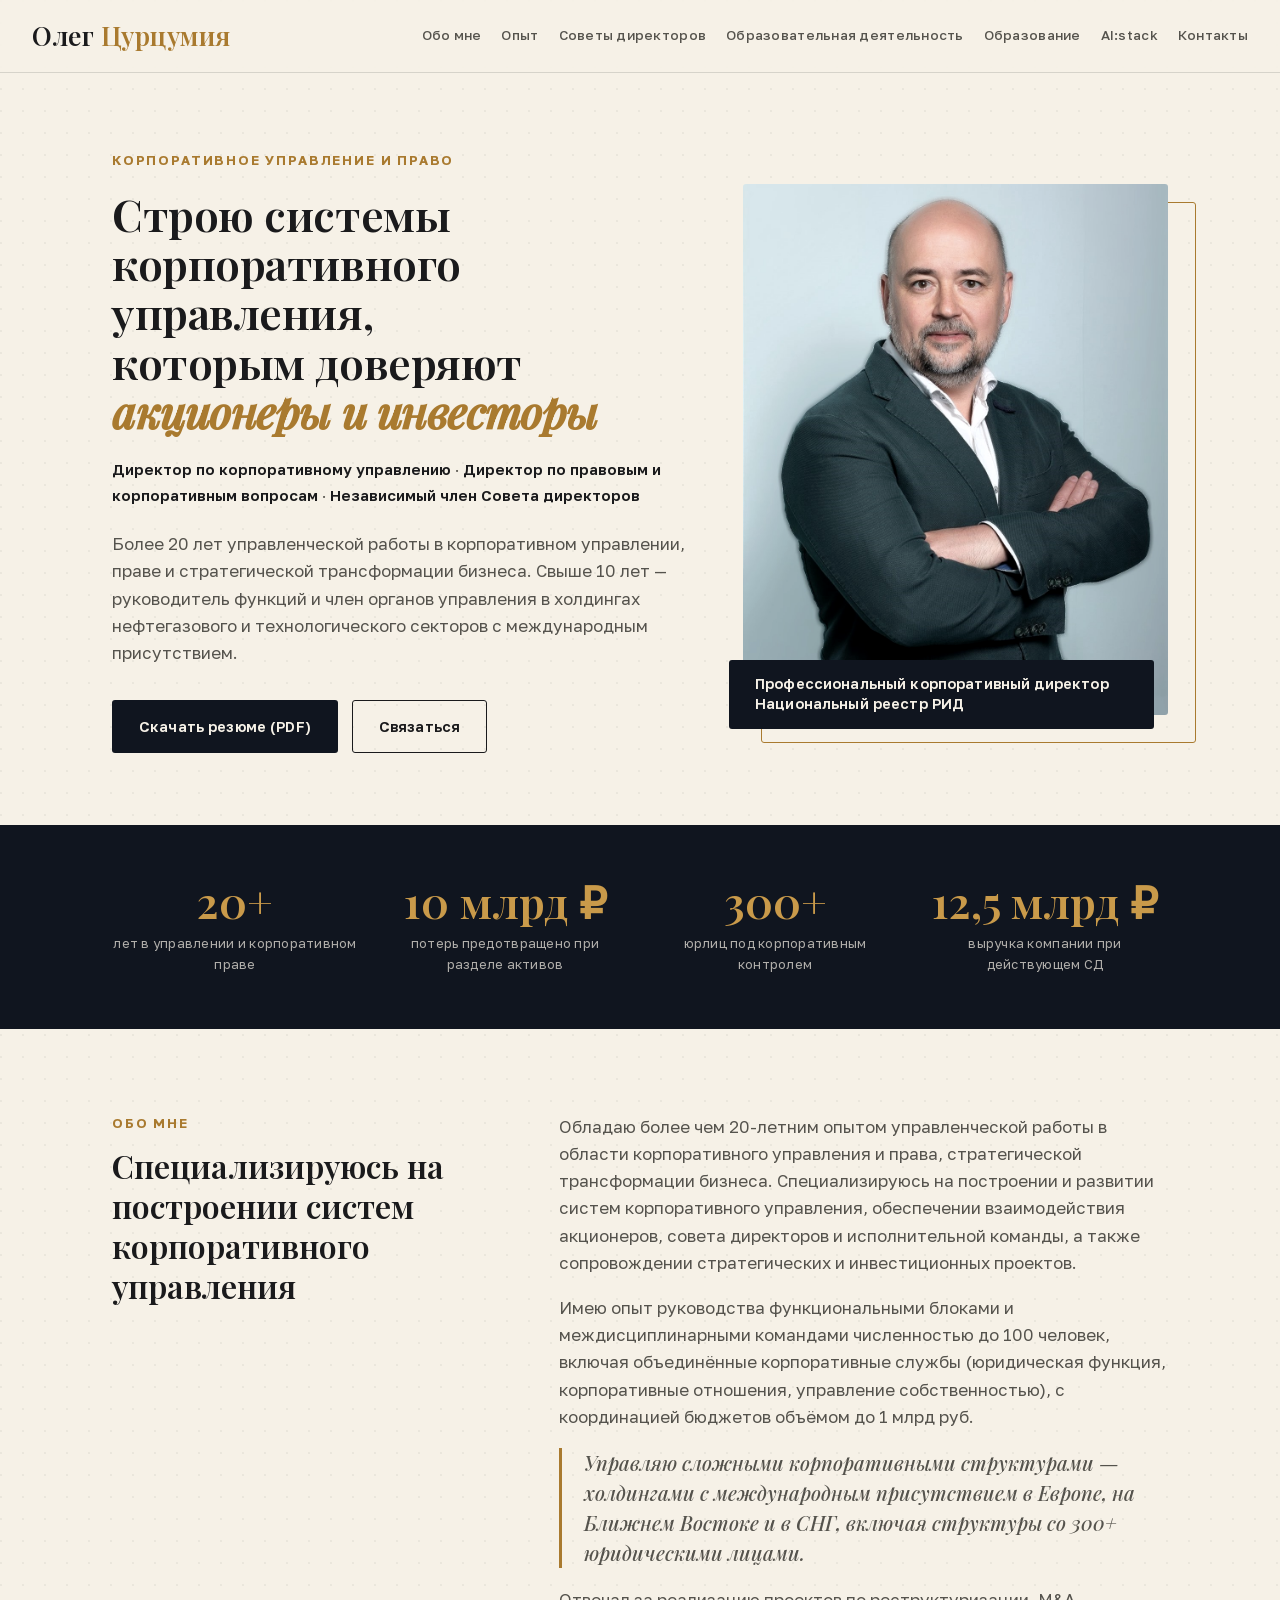
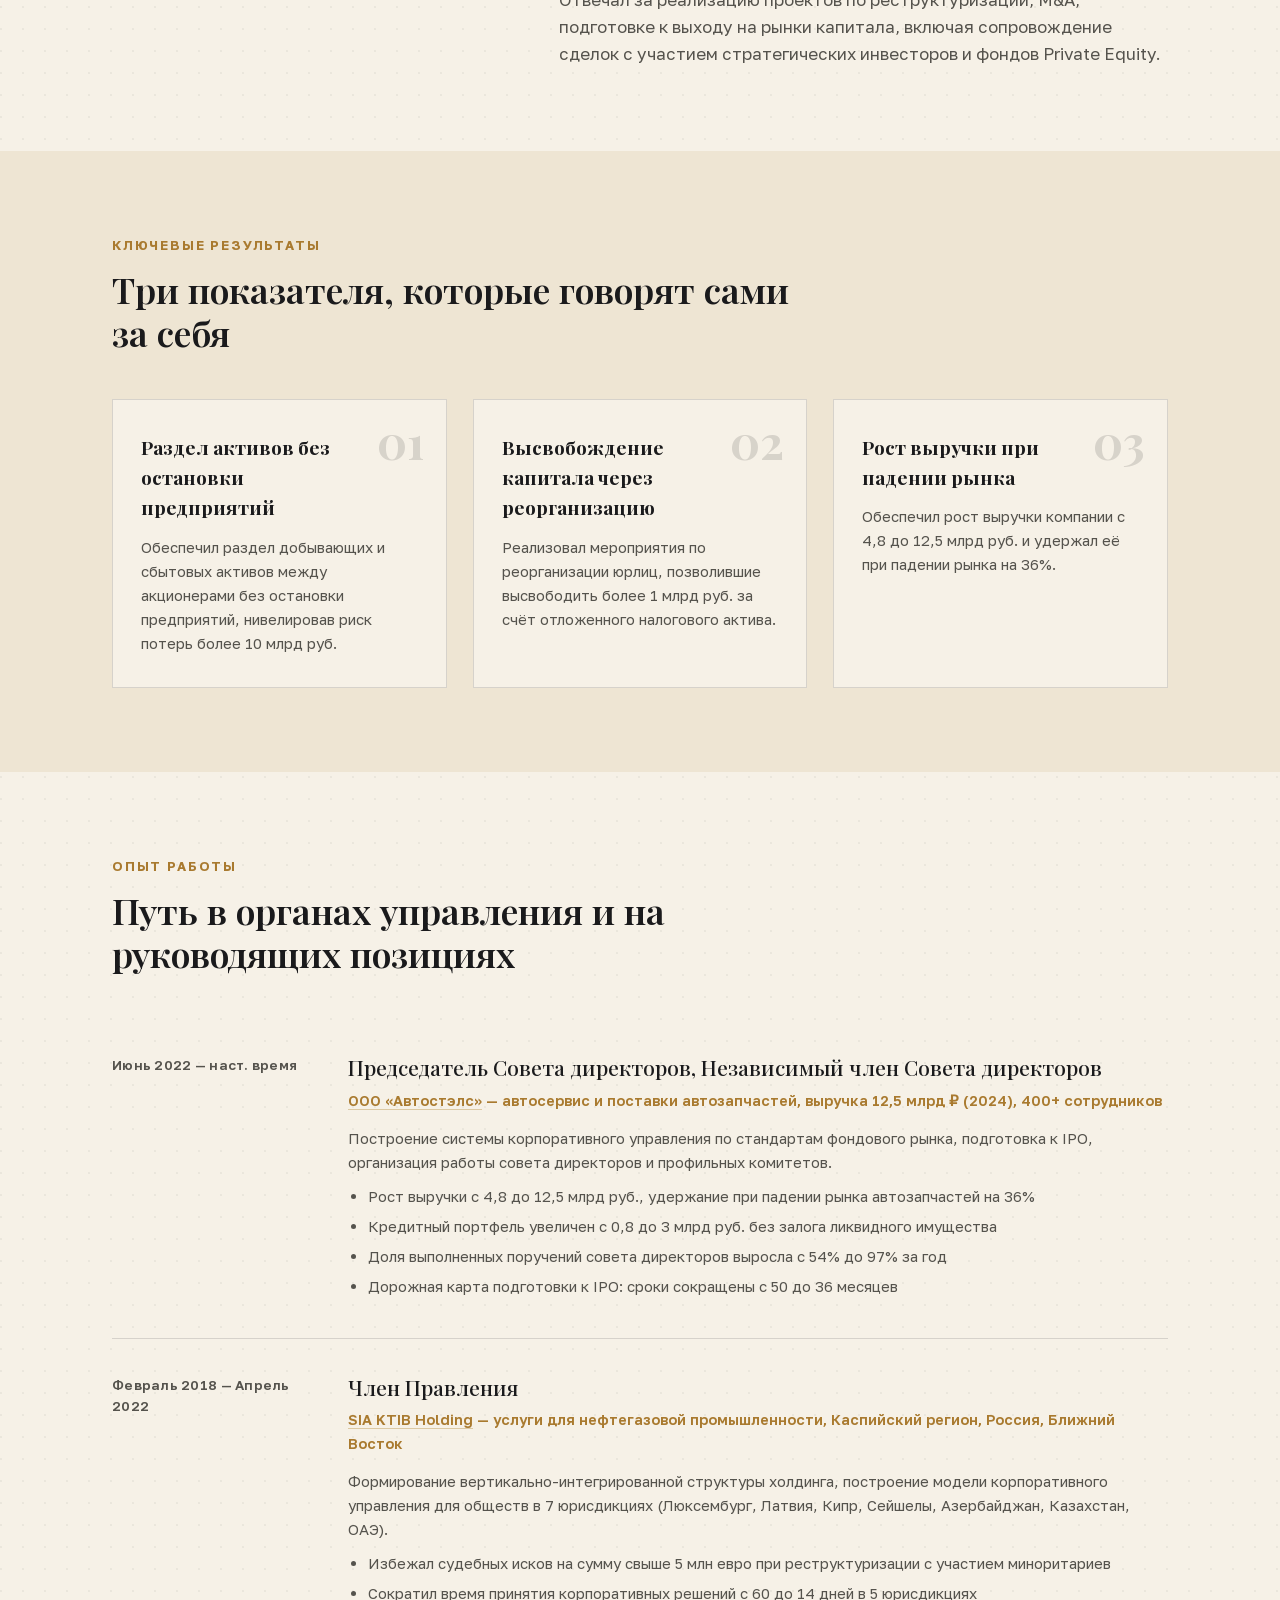
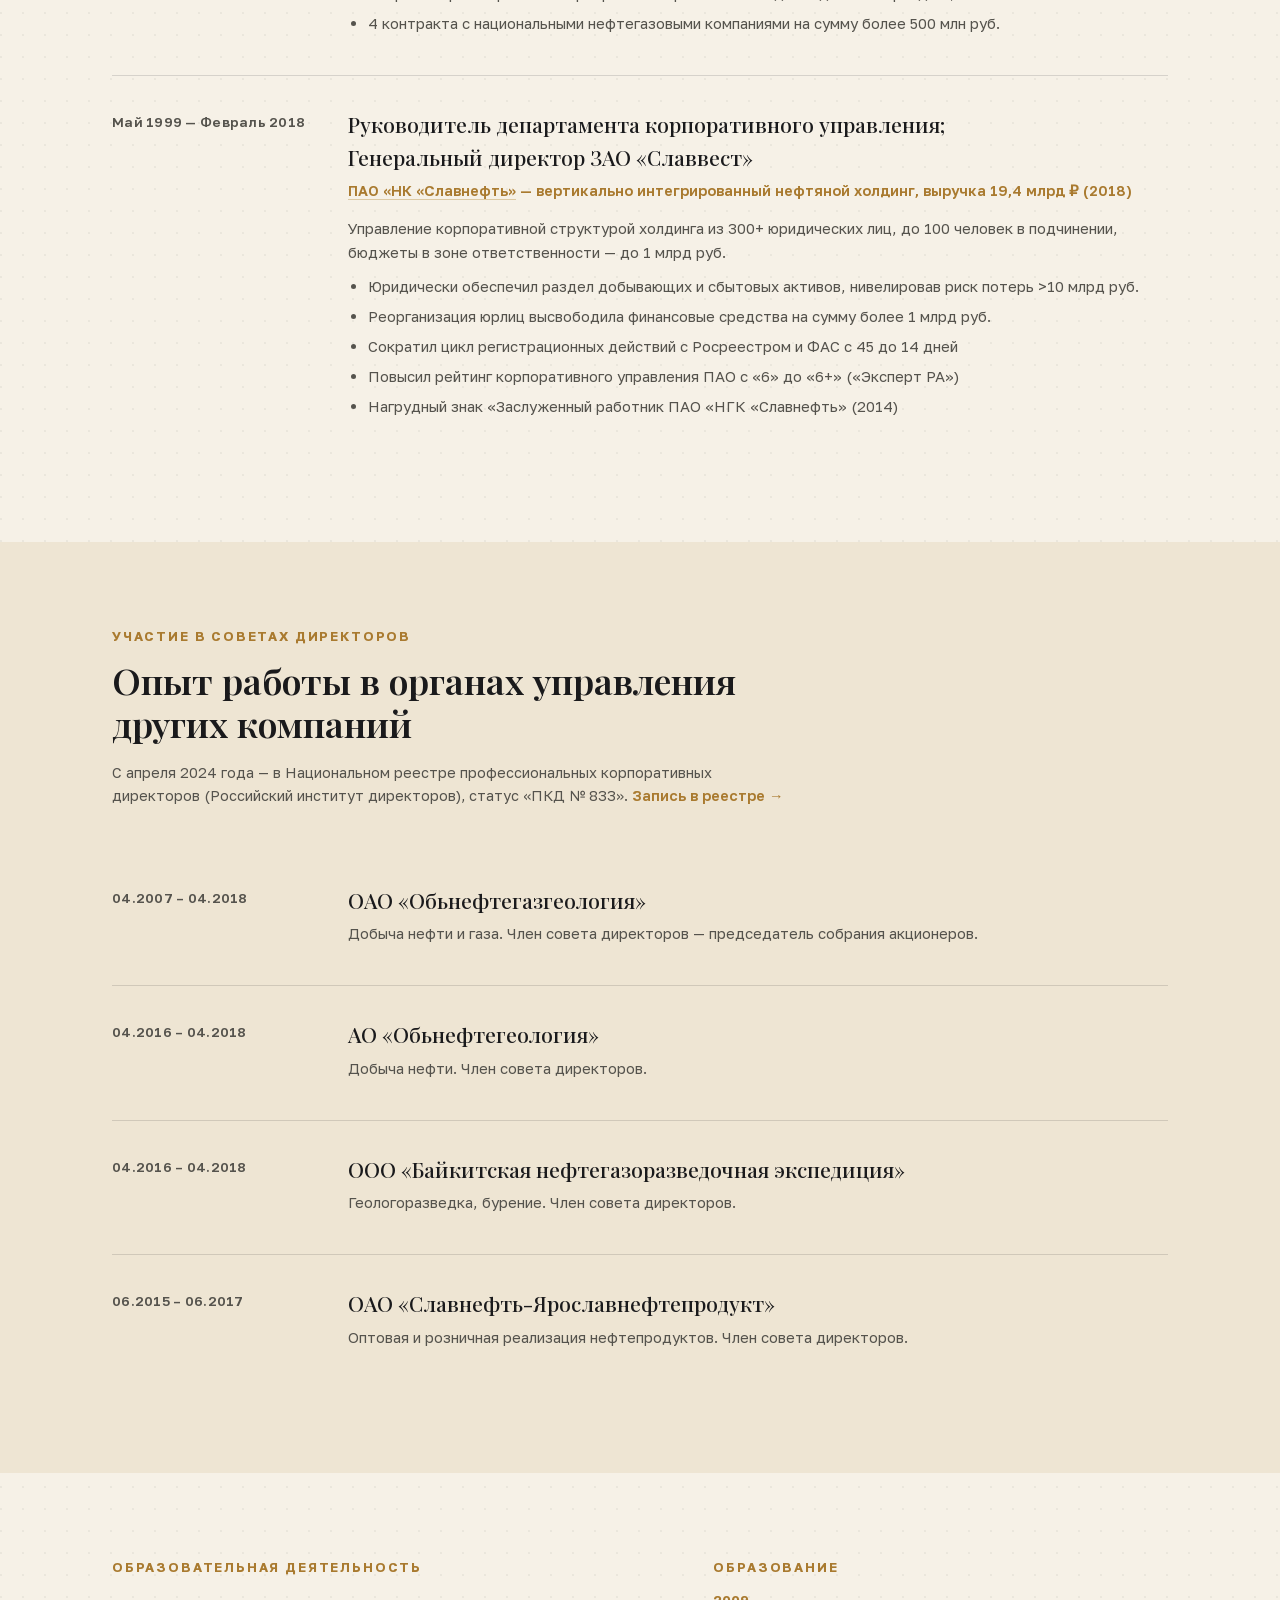
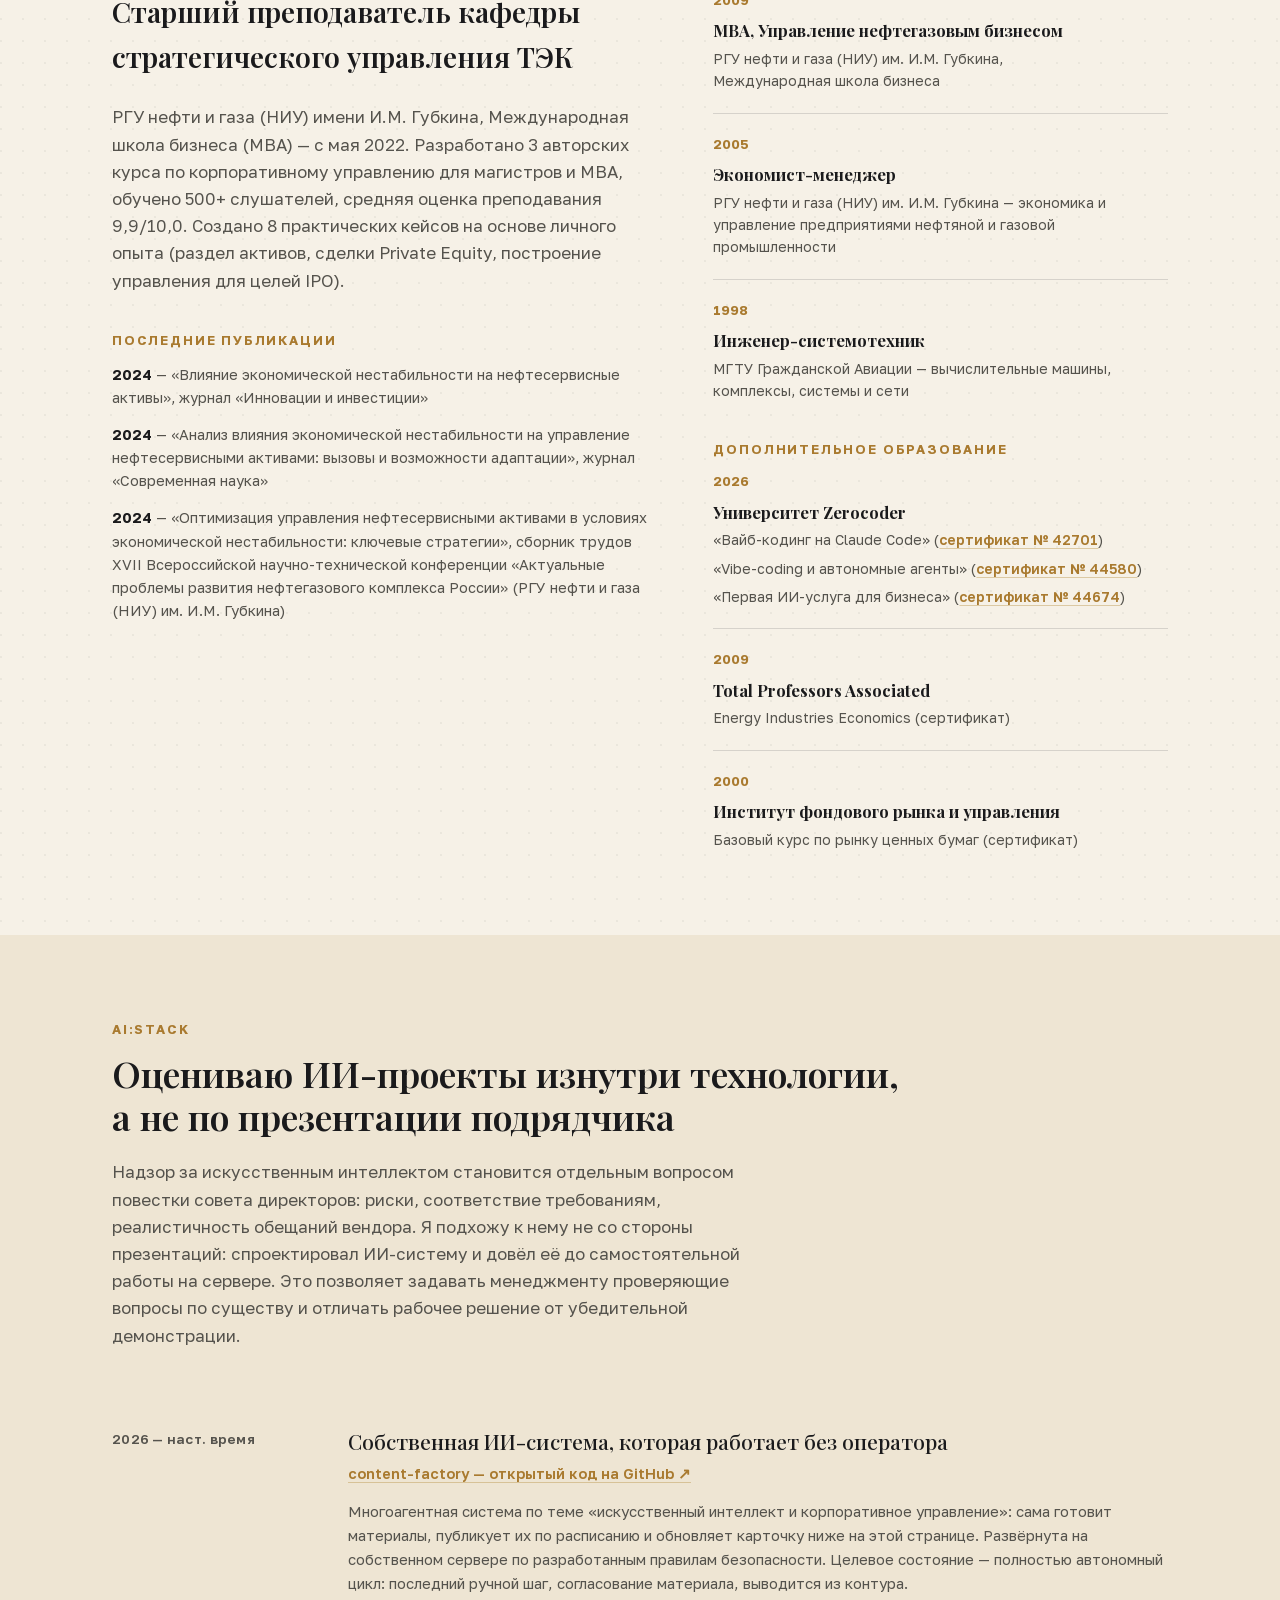
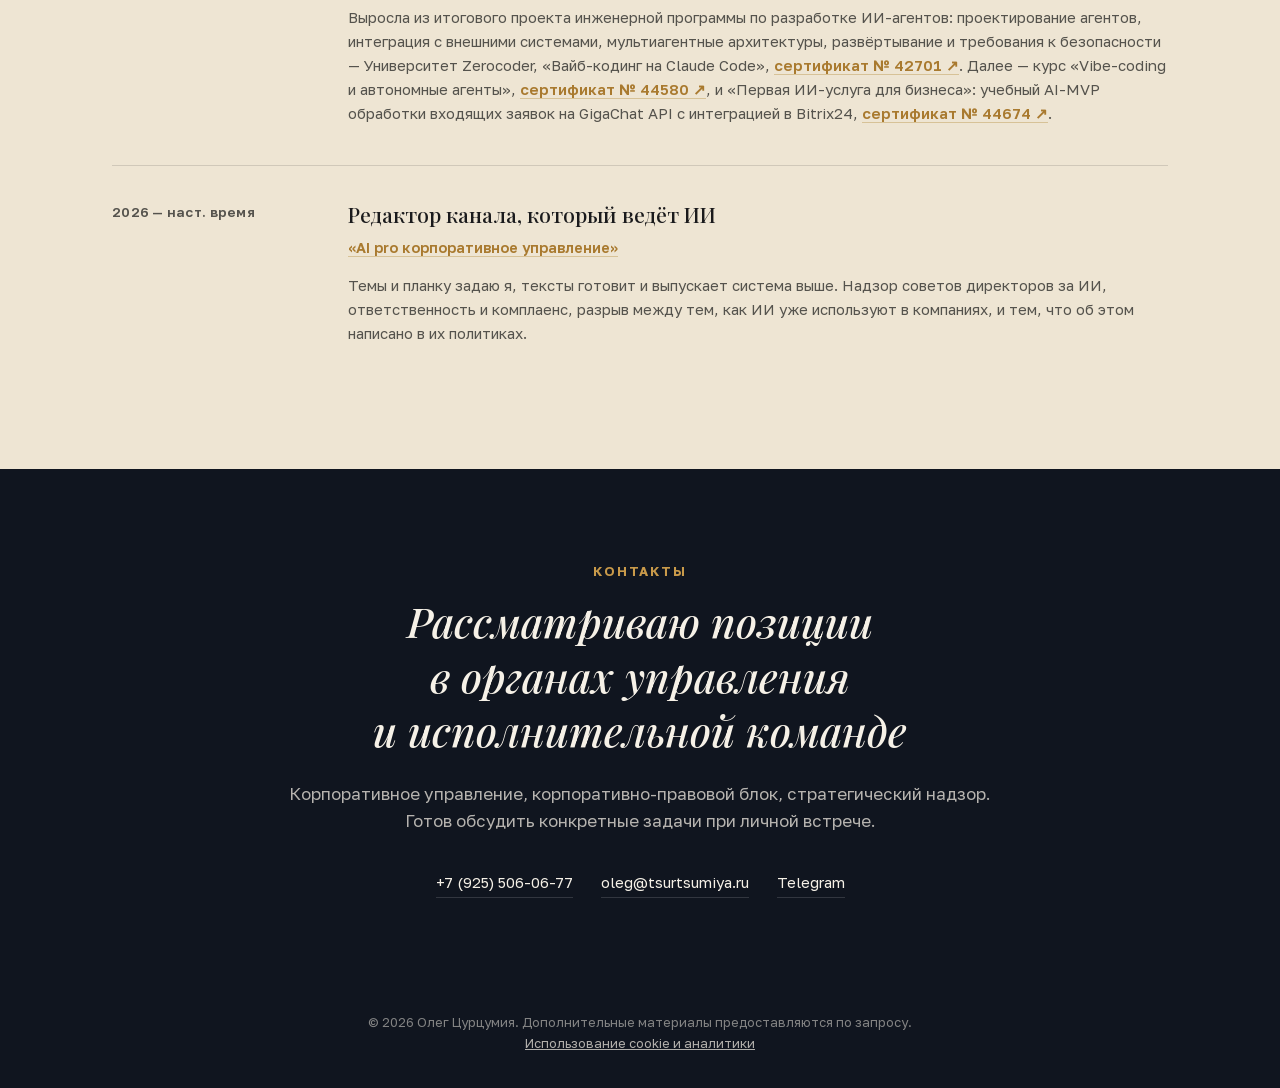
<file: index.html>
<!doctype html>
<html lang="ru">
<head>
<meta charset="UTF-8">
<meta name="viewport" content="width=device-width, initial-scale=1.0">
<title>Олег Цурцумия — Корпоративное управление и право</title>
<meta name="description" content="Олег Цурцумия — директор по корпоративному управлению, независимый член совета директоров. 20+ лет в стратегическом управлении и корпоративном праве.">
<link rel="canonical" href="https://oleg-tsurtsumiya.ru/">
<link rel="icon" type="image/svg+xml" href="assets/favicon.svg">

<meta property="og:type" content="profile">
<meta property="og:url" content="https://oleg-tsurtsumiya.ru/">
<meta property="og:title" content="Олег Цурцумия — Корпоративное управление и право">
<meta property="og:description" content="Директор по корпоративному управлению, независимый член совета директоров.">
<meta property="og:image" content="https://oleg-tsurtsumiya.ru/assets/og-image.jpg">
<meta property="og:image:width" content="1200">
<meta property="og:image:height" content="630">
<meta property="og:image:alt" content="Олег Цурцумия — директор по корпоративному управлению">
<meta property="og:site_name" content="Олег Цурцумия">
<meta property="og:locale" content="ru_RU">

<meta name="twitter:card" content="summary_large_image">
<meta name="twitter:title" content="Олег Цурцумия — Корпоративное управление и право">
<meta name="twitter:description" content="Директор по корпоративному управлению, независимый член совета директоров.">
<meta name="twitter:image" content="https://oleg-tsurtsumiya.ru/assets/og-image.jpg">
<meta name="twitter:image:alt" content="Олег Цурцумия — директор по корпоративному управлению">

<script type="application/ld+json">
{
  "@context": "https://schema.org",
  "@type": "Person",
  "name": "Олег Цурцумия",
  "url": "https://oleg-tsurtsumiya.ru/",
  "image": "https://oleg-tsurtsumiya.ru/assets/og-image.jpg",
  "jobTitle": ["Директор по корпоративному управлению", "Директор по правовым и корпоративным вопросам", "Независимый член Совета директоров"],
  "description": "Директор по корпоративному управлению, независимый член совета директоров. 20+ лет в стратегическом управлении и корпоративном праве.",
  "email": "oleg@tsurtsumiya.ru",
  "telephone": "+7-925-506-06-77",
  "address": {
    "@type": "PostalAddress",
    "addressLocality": "Москва",
    "addressCountry": "RU"
  },
  "worksFor": {
    "@type": "Organization",
    "name": "ООО «Автостэлс»",
    "url": "https://autostels.ru"
  },
  "alumniOf": [
    {
      "@type": "CollegeOrUniversity",
      "name": "РГУ нефти и газа (НИУ) имени И.М. Губкина"
    },
    {
      "@type": "CollegeOrUniversity",
      "name": "МГТУ Гражданской Авиации"
    }
  ],
  "award": "Нагрудный знак «Заслуженный работник ПАО «НГК «Славнефть» (2014)",
  "sameAs": [
    "https://t.me/OlegTsu"
  ],
  "hasCredential": {
    "@type": "EducationalOccupationalCredential",
    "credentialCategory": "Профессиональный корпоративный директор",
    "recognizedBy": {
      "@type": "Organization",
      "name": "Российский институт директоров",
      "url": "https://rid.ru"
    },
    "url": "https://rid.ru/reestr/chleny-naczionalnogo-reestra/czurczumiya-oleg-vitalevich/",
    "dateCreated": "2024-04-04"
  }
}
</script>

<link rel="stylesheet" href="styles.css">

<!-- Yandex.Metrika counter -->
<script type="text/javascript">
    (function(m,e,t,r,i,k,a){
        m[i]=m[i]||function(){(m[i].a=m[i].a||[]).push(arguments)};
        m[i].l=1*new Date();
        for (var j = 0; j < document.scripts.length; j++) {if (document.scripts[j].src === r) { return; }}
        k=e.createElement(t),a=e.getElementsByTagName(t)[0],k.async=1,k.src=r,a.parentNode.insertBefore(k,a)
    })(window, document,'script','https://mc.yandex.ru/metrika/tag.js?id=111567095', 'ym');

    ym(111567095, 'init', {ssr:true, webvisor:true, clickmap:true, ecommerce:"dataLayer", referrer: document.referrer, url: location.href, accurateTrackBounce:true, trackLinks:true});
</script>
<noscript><div><img src="https://mc.yandex.ru/watch/111567095" style="position:absolute; left:-9999px;" alt="" /></div></noscript>
<!-- /Yandex.Metrika counter -->
</head>
<body>

<header class="site-header">
  <div class="wrap">
    <a href="#top" class="brand">Олег <span>Цурцумия</span></a>
    <button class="nav-toggle" type="button" aria-label="Открыть меню" aria-expanded="false" aria-controls="main-nav">
      <span></span><span></span><span></span>
    </button>
    <nav class="main-nav" id="main-nav">
      <a href="#about">Обо мне</a>
      <a href="#experience">Опыт</a>
      <a href="#boards">Советы директоров</a>
      <a href="#teaching">Образовательная деятельность</a>
      <a href="#education">Образование</a>
      <a href="#ai">AI:stack</a>
      <a href="#contact">Контакты</a>
    </nav>
  </div>
</header>

<section class="hero" id="top">
  <div class="wrap">
    <div class="hero-text">
      <span class="eyebrow">Корпоративное управление и право</span>
      <h1>Строю системы корпоративного управления,<br> которым доверяют<br> <em>акционеры и инвесторы</em></h1>
      <p class="roles-line">
        <b>Директор по корпоративному управлению</b> · <b>Директор по правовым и корпоративным вопросам</b> ·
        <b>Независимый член Совета директоров</b>
      </p>
      <p class="lead">
        Более 20 лет управленческой работы в корпоративном управлении, праве и стратегической трансформации бизнеса.
        Свыше 10 лет — руководитель функций и член органов управления в холдингах нефтегазового
        и технологического секторов с международным присутствием.
      </p>
      <div class="cta-row">
        <a class="btn btn-primary" href="assets/tsurtsumiya-cv.pdf" download data-goal="download_cv">Скачать резюме (PDF)</a>
        <a class="btn btn-ghost" href="#contact">Связаться</a>
      </div>
    </div>
    <div class="hero-photo">
      <img src="assets/photo-main.jpg" alt="Олег Цурцумия, директор по корпоративному управлению" width="1000" height="1250">
      <a class="tag tag-cred" href="https://rid.ru/reestr/chleny-naczionalnogo-reestra/czurczumiya-oleg-vitalevich/" target="_blank" rel="noopener">Профессиональный корпоративный директор<br> Национальный реестр РИД</a>
    </div>
  </div>
</section>

<section class="stats">
  <div class="wrap">
    <div class="stat reveal">
      <div class="num" data-target="20" data-suffix="+">20+</div>
      <div class="label">лет в управлении и корпоративном праве</div>
    </div>
    <div class="stat reveal">
      <div class="num" data-target="10" data-suffix=" млрд ₽">10 млрд ₽</div>
      <div class="label">потерь предотвращено при разделе активов</div>
    </div>
    <div class="stat reveal">
      <div class="num" data-target="300" data-suffix="+">300+</div>
      <div class="label">юрлиц под корпоративным контролем</div>
    </div>
    <div class="stat reveal">
      <div class="num" data-target="12.5" data-decimals="1" data-suffix=" млрд ₽">12,5 млрд ₽</div>
      <div class="label">выручка компании при действующем СД</div>
    </div>
  </div>
</section>

<section id="about">
  <div class="wrap">
    <div class="about-grid">
      <div class="reveal">
        <span class="kicker">Обо мне</span>
        <h2 style="font-family:var(--serif);font-weight:600;font-size:clamp(24px,2.6vw,32px);line-height:1.25;margin:0;">
          Специализируюсь на построении систем корпоративного управления
        </h2>
      </div>
      <div class="reveal">
        <p>
          Обладаю более чем 20-летним опытом управленческой работы в области корпоративного управления и права,
          стратегической трансформации бизнеса. Специализируюсь на построении и развитии систем корпоративного
          управления, обеспечении взаимодействия акционеров, совета директоров и исполнительной команды,
          а также сопровождении стратегических и инвестиционных проектов.
        </p>
        <p>
          Имею опыт руководства функциональными блоками и междисциплинарными командами численностью до 100 человек,
          включая объединённые корпоративные службы (юридическая функция, корпоративные отношения, управление
          собственностью), с координацией бюджетов объёмом до 1 млрд руб.
        </p>
        <p class="pull">
          Управляю сложными корпоративными структурами — холдингами с международным присутствием в Европе,
          на Ближнем Востоке и в СНГ, включая структуры со 300+ юридическими лицами.
        </p>
        <p>
          Отвечал за реализацию проектов по реструктуризации, M&amp;A, подготовке к выходу на рынки капитала,
          включая сопровождение сделок с участием стратегических инвесторов и фондов Private Equity.
        </p>
      </div>
    </div>
  </div>
</section>

<section class="alt" id="achievements">
  <div class="wrap">
    <div class="section-head reveal">
      <span class="kicker">Ключевые результаты</span>
      <h2>Три показателя, которые говорят сами за себя</h2>
    </div>
    <div class="ach-grid">
      <div class="ach-card reveal">
        <span class="n">01</span>
        <h3>Раздел активов без остановки предприятий</h3>
        <p>Обеспечил раздел добывающих и сбытовых активов между акционерами без остановки предприятий,
        нивелировав риск потерь более 10 млрд руб.</p>
      </div>
      <div class="ach-card reveal">
        <span class="n">02</span>
        <h3>Высвобождение капитала через реорганизацию</h3>
        <p>Реализовал мероприятия по реорганизации юрлиц, позволившие высвободить более 1 млрд руб.
        за счёт отложенного налогового актива.</p>
      </div>
      <div class="ach-card reveal">
        <span class="n">03</span>
        <h3>Рост выручки при падении рынка</h3>
        <p>Обеспечил рост выручки компании с 4,8 до 12,5 млрд руб. и удержал её при падении рынка на 36%.</p>
      </div>
    </div>
  </div>
</section>

<section id="experience">
  <div class="wrap">
    <div class="section-head reveal">
      <span class="kicker">Опыт работы</span>
      <h2>Путь в органах управления и на руководящих позициях</h2>
    </div>
    <div class="timeline">

      <div class="tl-item reveal">
        <div class="tl-dates">Июнь 2022 — наст. время</div>
        <div>
          <div class="tl-role">Председатель Совета директоров, Независимый член Совета директоров</div>
          <div class="tl-company"><a href="https://autostels.ru" target="_blank" rel="noopener">ООО «Автостэлс»</a> — автосервис и поставки автозапчастей, выручка 12,5 млрд ₽ (2024), 400+ сотрудников</div>
          <div class="tl-desc">
            Построение системы корпоративного управления по стандартам фондового рынка, подготовка к IPO,
            организация работы совета директоров и профильных комитетов.
            <ul>
              <li>Рост выручки с 4,8 до 12,5 млрд руб., удержание при падении рынка автозапчастей на 36%</li>
              <li>Кредитный портфель увеличен с 0,8 до 3 млрд руб. без залога ликвидного имущества</li>
              <li>Доля выполненных поручений совета директоров выросла с 54% до 97% за год</li>
              <li>Дорожная карта подготовки к IPO: сроки сокращены с 50 до 36 месяцев</li>
            </ul>
          </div>
        </div>
      </div>

      <div class="tl-item reveal">
        <div class="tl-dates">Февраль 2018 — Апрель 2022</div>
        <div>
          <div class="tl-role">Член Правления</div>
          <div class="tl-company"><a href="https://ktibholding.com" target="_blank" rel="noopener">SIA KTIB Holding</a> — услуги для нефтегазовой промышленности, Каспийский регион, Россия, Ближний Восток</div>
          <div class="tl-desc">
            Формирование вертикально-интегрированной структуры холдинга, построение модели корпоративного
            управления для обществ в 7 юрисдикциях (Люксембург, Латвия, Кипр, Сейшелы, Азербайджан, Казахстан, ОАЭ).
            <ul>
              <li>Избежал судебных исков на сумму свыше 5 млн евро при реструктуризации с участием миноритариев</li>
              <li>Сократил время принятия корпоративных решений с 60 до 14 дней в 5 юрисдикциях</li>
              <li>4 контракта с национальными нефтегазовыми компаниями на сумму более 500 млн руб.</li>
            </ul>
          </div>
        </div>
      </div>

      <div class="tl-item reveal">
        <div class="tl-dates">Май 1999 — Февраль 2018</div>
        <div>
          <div class="tl-role">Руководитель департамента корпоративного управления;<br> Генеральный директор ЗАО «Славвест»</div>
          <div class="tl-company"><a href="https://www.slavneft.ru" target="_blank" rel="noopener">ПАО «НК «Славнефть»</a> — вертикально интегрированный нефтяной холдинг, выручка 19,4 млрд ₽ (2018)</div>
          <div class="tl-desc">
            Управление корпоративной структурой холдинга из 300+ юридических лиц, до 100 человек в подчинении,
            бюджеты в зоне ответственности — до 1 млрд руб.
            <ul>
              <li>Юридически обеспечил раздел добывающих и сбытовых активов, нивелировав риск потерь &gt;10 млрд руб.</li>
              <li>Реорганизация юрлиц высвободила финансовые средства на сумму более 1 млрд руб.</li>
              <li>Сократил цикл регистрационных действий с Росреестром и ФАС с 45 до 14 дней</li>
              <li>Повысил рейтинг корпоративного управления ПАО с «6» до «6+» («Эксперт РА»)</li>
              <li>Нагрудный знак «Заслуженный работник ПАО «НГК «Славнефть» (2014)</li>
            </ul>
          </div>
        </div>
      </div>

    </div>
  </div>
</section>

<section class="alt" id="boards">
  <div class="wrap">
    <div class="section-head reveal">
      <span class="kicker">Участие в советах директоров</span>
      <h2>Опыт работы в органах управления других компаний</h2>
      <p class="cert-note">С апреля 2024 года — в Национальном реестре профессиональных корпоративных директоров
        (Российский институт директоров), статус «ПКД № 833».
        <a href="https://rid.ru/reestr/chleny-naczionalnogo-reestra/czurczumiya-oleg-vitalevich/" target="_blank" rel="noopener">Запись в реестре →</a>
      </p>
    </div>
    <div class="timeline">
      <div class="tl-item reveal">
        <div class="tl-dates">04.2007 – 04.2018</div>
        <div>
          <div class="tl-role">ОАО «Обьнефтегазгеология»</div>
          <div class="tl-desc">Добыча нефти и газа. Член совета директоров — председатель собрания акционеров.</div>
        </div>
      </div>
      <div class="tl-item reveal">
        <div class="tl-dates">04.2016 – 04.2018</div>
        <div>
          <div class="tl-role">АО «Обьнефтегеология»</div>
          <div class="tl-desc">Добыча нефти. Член совета директоров.</div>
        </div>
      </div>
      <div class="tl-item reveal">
        <div class="tl-dates">04.2016 – 04.2018</div>
        <div>
          <div class="tl-role">ООО «Байкитская нефтегазоразведочная экспедиция»</div>
          <div class="tl-desc">Геологоразведка, бурение. Член совета директоров.</div>
        </div>
      </div>
      <div class="tl-item reveal">
        <div class="tl-dates">06.2015 – 06.2017</div>
        <div>
          <div class="tl-role">ОАО «Славнефть-Ярославнефтепродукт»</div>
          <div class="tl-desc">Оптовая и розничная реализация нефтепродуктов. Член совета директоров.</div>
        </div>
      </div>
    </div>
  </div>
</section>

<section id="education">
  <div class="wrap">
    <div class="split-grid">
      <div class="reveal" id="teaching">
        <div class="edu-group">
          <span class="kicker">Образовательная деятельность</span>
          <h2 style="font-family:var(--serif);font-weight:600;font-size:clamp(22px,2.4vw,28px);margin:0 0 24px;">
            Старший преподаватель кафедры стратегического управления ТЭК
          </h2>
          <p style="color:var(--ink-soft);margin:0;">
            РГУ нефти и газа (НИУ) имени И.М. Губкина, Международная школа бизнеса (МВА) — с мая 2022.
            Разработано 3 авторских курса по корпоративному управлению для магистров и MBA, обучено 500+ слушателей,
            средняя оценка преподавания 9,9/10,0. Создано 8 практических кейсов на основе личного опыта
            (раздел активов, сделки Private Equity, построение управления для целей IPO).
          </p>
        </div>
        <div class="edu-group">
          <h3 class="kicker">Последние публикации</h3>
          <div class="pub-item"><b>2024</b> — «Влияние экономической нестабильности на нефтесервисные активы»,
            журнал «Инновации и инвестиции»</div>
          <div class="pub-item"><b>2024</b> — «Анализ влияния экономической нестабильности на управление
            нефтесервисными активами: вызовы и возможности адаптации», журнал «Современная наука»</div>
          <div class="pub-item"><b>2024</b> — «Оптимизация управления нефтесервисными активами в условиях
            экономической нестабильности: ключевые стратегии», сборник трудов XVII Всероссийской
            научно-технической конференции «Актуальные проблемы развития нефтегазового комплекса России»
            (РГУ нефти и газа (НИУ) им. И.М. Губкина)</div>
        </div>
      </div>
      <div class="reveal">
        <div class="edu-group">
          <h3 class="kicker">Образование</h3>
          <div class="edu-item">
            <div class="year">2009</div>
            <h4>МВА, Управление нефтегазовым бизнесом</h4>
            <p>РГУ нефти и газа (НИУ) им. И.М. Губкина,<br> Международная школа бизнеса</p>
          </div>
          <div class="edu-item">
            <div class="year">2005</div>
            <h4>Экономист-менеджер</h4>
            <p>РГУ нефти и газа (НИУ) им. И.М. Губкина — экономика и управление предприятиями нефтяной и газовой промышленности</p>
          </div>
          <div class="edu-item">
            <div class="year">1998</div>
            <h4>Инженер-системотехник</h4>
            <p>МГТУ Гражданской Авиации — вычислительные машины, комплексы, системы и сети</p>
          </div>
        </div>
        <div class="edu-group">
          <h3 class="kicker">Дополнительное образование</h3>
          <div class="edu-item">
            <div class="year">2026</div>
            <h4>Университет Zerocoder</h4>
            <p class="edu-line">«Вайб-кодинг на Claude Code» (<a href="assets/zerocoder-claude-code-certificate.png" target="_blank" rel="noopener">сертификат&nbsp;№&nbsp;42701</a>)</p>
            <p class="edu-line">«Vibe-coding и автономные агенты» (<a href="assets/zerocoder-vibe-coding-agents-certificate.png" target="_blank" rel="noopener">сертификат&nbsp;№&nbsp;44580</a>)</p>
            <p class="edu-line">«Первая ИИ-услуга для бизнеса» (<a href="assets/zerocoder-ai-service-intensive-certificate.png" target="_blank" rel="noopener">сертификат&nbsp;№&nbsp;44674</a>)</p>
          </div>
          <div class="edu-item">
            <div class="year">2009</div>
            <h4>Total Professors Associated</h4>
            <p>Energy Industries Economics (сертификат)</p>
          </div>
          <div class="edu-item">
            <div class="year">2000</div>
            <h4>Институт фондового рынка и управления</h4>
            <p>Базовый курс по рынку ценных бумаг (сертификат)</p>
          </div>
        </div>
      </div>
    </div>
  </div>
</section>

<section class="alt" id="ai">
  <div class="wrap">
    <div class="section-head reveal" style="max-width:none;">
      <span class="kicker">AI:stack</span>
      <h2 style="max-width:none;">Оцениваю ИИ-проекты изнутри технологии,<br> а не по презентации подрядчика</h2>
      <p style="color:var(--ink-soft);margin:20px 0 0;max-width:62ch;">
        Надзор за искусственным интеллектом становится отдельным вопросом повестки совета
        директоров: риски, соответствие требованиям, реалистичность обещаний вендора.
        Я подхожу к нему не со стороны презентаций: спроектировал ИИ-систему и довёл её
        до самостоятельной работы на сервере. Это позволяет задавать менеджменту
        проверяющие вопросы по существу и отличать рабочее решение
        от убедительной демонстрации.
      </p>
    </div>
    <div class="timeline">

      <div class="tl-item reveal">
        <div class="tl-dates">2026 — наст. время</div>
        <div>
          <div class="tl-role">Собственная ИИ-система, которая работает без оператора</div>
          <div class="tl-company"><a href="https://github.com/JohnSmith-SG/content-factory" target="_blank" rel="noopener">content-factory — открытый код на GitHub ↗</a></div>
          <div class="tl-desc">
            <p style="margin:0 0 10px;">
              Многоагентная система по теме «искусственный интеллект и корпоративное управление»:
              сама готовит материалы, публикует их по расписанию и обновляет карточку ниже на этой
              странице. Развёрнута на собственном сервере по разработанным правилам безопасности.
              Целевое состояние — полностью автономный цикл: последний ручной шаг, согласование
              материала, выводится из контура.
            </p>
            <p style="margin:0;">
              Выросла из итогового проекта инженерной программы по разработке ИИ-агентов:
              проектирование агентов, интеграция с внешними системами, мультиагентные архитектуры,
              развёртывание и требования к безопасности — Университет Zerocoder,
              «Вайб-кодинг на Claude Code»,
              <a href="assets/zerocoder-claude-code-certificate.png" target="_blank" rel="noopener">сертификат № 42701 ↗</a>.
              Далее — курс «Vibe-coding и автономные агенты»,
              <a href="assets/zerocoder-vibe-coding-agents-certificate.png" target="_blank" rel="noopener">сертификат № 44580 ↗</a>,
              и «Первая ИИ-услуга для бизнеса»: учебный AI-MVP обработки входящих заявок
              на GigaChat API с интеграцией в Bitrix24,
              <a href="assets/zerocoder-ai-service-intensive-certificate.png" target="_blank" rel="noopener">сертификат № 44674 ↗</a>.
            </p>
          </div>
        </div>
      </div>

      <div class="tl-item reveal">
        <div class="tl-dates">2026 — наст. время</div>
        <div>
          <div class="tl-role">Редактор канала, который ведёт ИИ</div>
          <div class="tl-company"><a href="https://t.me/ai_pro_cg" target="_blank" rel="noopener" data-goal="click_channel">«AI pro корпоративное управление»</a></div>
          <div class="tl-desc">
            Темы и планку задаю я, тексты готовит и выпускает система выше. Надзор советов
            директоров за ИИ, ответственность и комплаенс, разрыв между тем, как ИИ уже
            используют в компаниях, и тем, что об этом написано в их политиках.
          </div>
        </div>
      </div>

      <div class="live" id="live-post">
        <div class="live-date"></div>
        <div class="live-main">
          <a class="tg-card" href="https://t.me/ai_pro_cg" target="_blank" rel="noopener" data-goal="click_channel">
            <div class="tg-head">
              <div class="tg-av">AI</div>
              <div>
                <div class="tg-name">AI pro корпоративное управление</div>
                <div class="tg-handle">@ai_pro_cg</div>
              </div>
            </div>
            <img class="tg-img" alt="Иллюстрация к актуальному посту канала" loading="lazy">
            <div class="tg-body">
              <p class="tg-title"></p>
              <p class="tg-text"></p>
              <p class="tg-more">👇 Продолжение</p>
            </div>
            <span class="tg-btn">🇬🇧 English version</span>
            <div class="tg-foot"><span>7:30&nbsp;·&nbsp;будний день</span><span class="tg-open">Открыть в канале ↗</span></div>
          </a>
          <div class="live-cta">Все материалы — <a href="https://t.me/ai_pro_cg" target="_blank" rel="noopener" data-goal="click_channel">в канале «AI pro корпоративное управление» →</a></div>
        </div>
      </div>

    </div>
  </div>
</section>

<section class="contact-band" id="contact">
  <div class="wrap">
    <span class="kicker">Контакты</span>
    <h2>Рассматриваю позиции<br> в органах управления<br> и исполнительной команде</h2>
    <p class="lead">
      <span class="lead-line">Корпоративное управление, корпоративно-правовой блок, стратегический надзор.</span><br>
      Готов обсудить конкретные задачи при личной встрече.
    </p>
    <div class="contact-links">
      <a href="tel:+79255060677" data-goal="click_phone">+7 (925) 506-06-77</a>
      <a href="mailto:oleg@tsurtsumiya.ru" data-goal="click_email">oleg@tsurtsumiya.ru</a>
      <a href="https://t.me/OlegTsu" target="_blank" rel="noopener" data-goal="click_telegram">Telegram</a>
    </div>
  </div>
</section>

<footer class="site-footer">
  <div class="wrap">
    © 2026 Олег Цурцумия. Дополнительные материалы предоставляются по запросу.
    <br><a href="privacy.html">Использование cookie и аналитики</a>
  </div>
</footer>

<script src="script.js"></script>
</body>
</html>
</file>
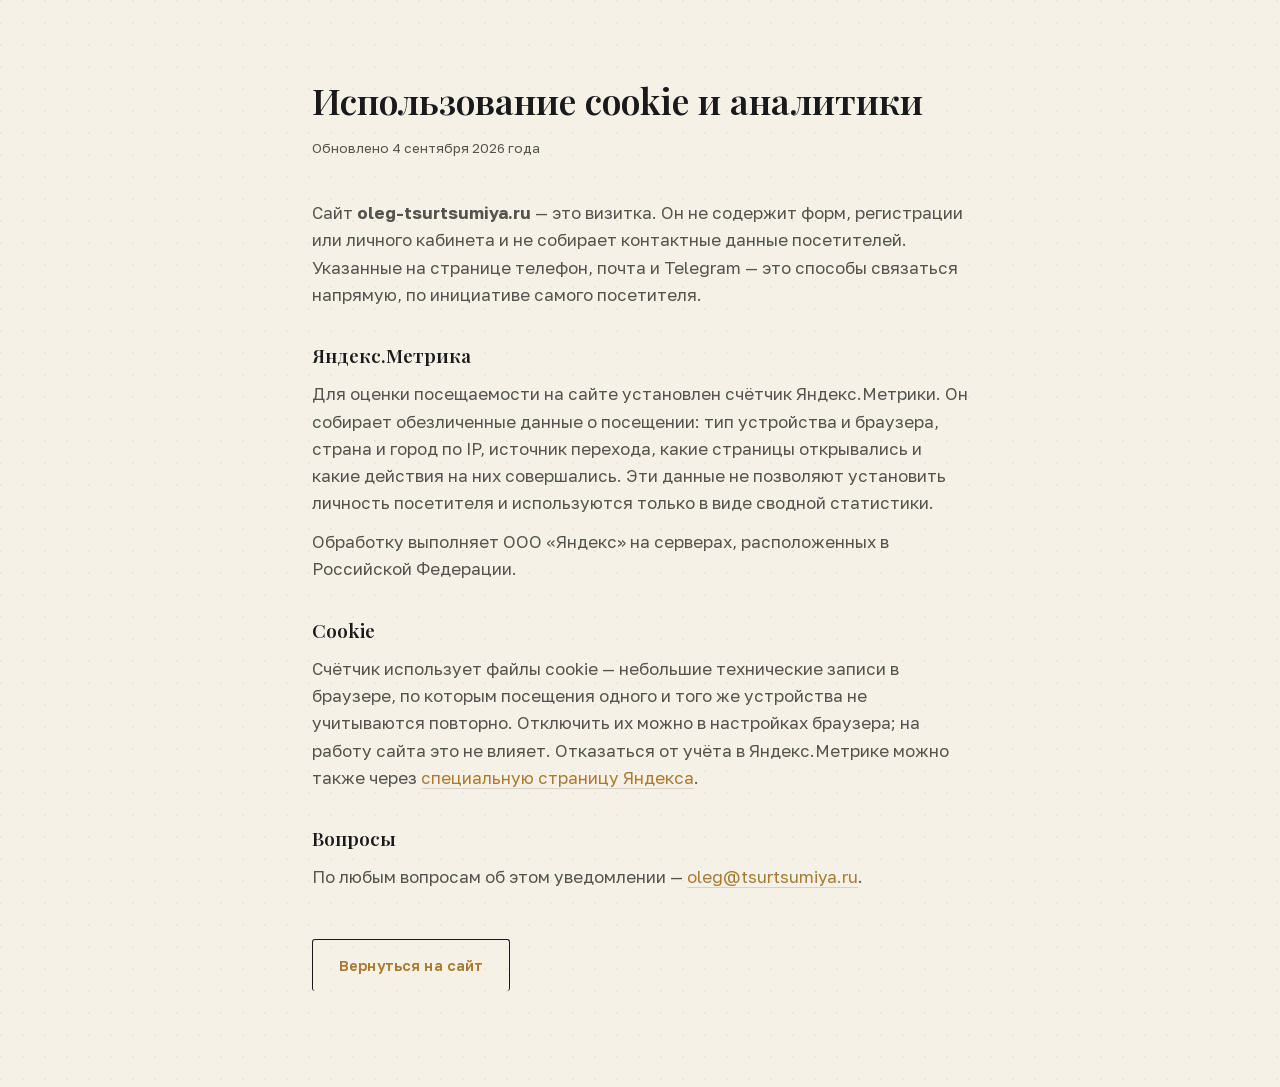
<file: privacy.html>
<!doctype html>
<html lang="ru">
<head>
<meta charset="UTF-8">
<meta name="viewport" content="width=device-width, initial-scale=1.0">
<title>Использование cookie и аналитики — Олег Цурцумия</title>
<meta name="robots" content="noindex">
<link rel="icon" type="image/svg+xml" href="/assets/favicon.svg">
<link rel="stylesheet" href="/styles.css">
<style>
  .doc {
    max-width: 720px;
    margin: 0 auto;
    padding: 72px 32px 96px;
  }
  .doc h1 {
    font-family: var(--serif);
    font-weight: 600;
    font-size: clamp(26px, 4vw, 36px);
    color: var(--ink);
    margin: 0 0 8px;
  }
  .doc .updated {
    color: var(--ink-soft);
    font-size: 13.5px;
    margin: 0 0 40px;
  }
  .doc h2 {
    font-family: var(--serif);
    font-weight: 600;
    font-size: 19px;
    color: var(--ink);
    margin: 32px 0 10px;
  }
  .doc p {
    color: var(--ink-soft);
    line-height: 1.6;
    margin: 0 0 12px;
  }
  .doc a { color: var(--gold); text-decoration: none; border-bottom: 1px solid var(--line); }
  .doc a:hover { color: var(--gold-bright); }
  .doc .back { margin-top: 48px; }
</style>
</head>
<body>

<main class="doc">
  <h1>Использование cookie и аналитики</h1>
  <p class="updated">Обновлено 4 сентября 2026 года</p>

  <p>
    Сайт <b>oleg-tsurtsumiya.ru</b> — это визитка. Он не содержит форм,
    регистрации или личного кабинета и не собирает контактные данные
    посетителей. Указанные на странице телефон, почта и Telegram — это
    способы связаться напрямую, по инициативе самого посетителя.
  </p>

  <h2>Яндекс.Метрика</h2>
  <p>
    Для оценки посещаемости на сайте установлен счётчик Яндекс.Метрики.
    Он собирает обезличенные данные о посещении: тип устройства и браузера,
    страна и город по IP, источник перехода, какие страницы открывались и
    какие действия на них совершались. Эти данные не позволяют установить
    личность посетителя и используются только в виде сводной статистики.
  </p>
  <p>
    Обработку выполняет ООО «Яндекс» на серверах, расположенных в
    Российской Федерации.
  </p>

  <h2>Cookie</h2>
  <p>
    Счётчик использует файлы cookie — небольшие технические записи в
    браузере, по которым посещения одного и того же устройства не
    учитываются повторно. Отключить их можно в настройках браузера; на
    работу сайта это не влияет. Отказаться от учёта в Яндекс.Метрике можно
    также через
    <a href="https://yandex.ru/support/metrica/general/opt-out.html" target="_blank" rel="noopener">специальную
    страницу Яндекса</a>.
  </p>

  <h2>Вопросы</h2>
  <p>
    По любым вопросам об этом уведомлении —
    <a href="mailto:oleg@tsurtsumiya.ru">oleg@tsurtsumiya.ru</a>.
  </p>

  <div class="back">
    <a class="btn btn-ghost" href="/#contact" style="border-bottom:none">Вернуться на сайт</a>
  </div>
</main>

</body>
</html>
</file>
<file: styles.css>
@font-face {
  font-family: 'Golos Text';
  font-style: normal;
  font-weight: 400;
  font-display: swap;
  src: url(assets/fonts/golos-text-cyrillic.woff2) format('woff2');
  unicode-range: U+0301, U+0400-045F, U+0490-0491, U+04B0-04B1, U+2116;
}

@font-face {
  font-family: 'Golos Text';
  font-style: normal;
  font-weight: 400;
  font-display: swap;
  src: url(assets/fonts/golos-text-latin.woff2) format('woff2');
  unicode-range: U+0000-00FF, U+0131, U+0152-0153, U+02BB-02BC, U+02C6, U+02DA, U+02DC, U+0304, U+0308, U+0329, U+2000-206F, U+20AC, U+2122, U+2191, U+2193, U+2212, U+2215, U+FEFF, U+FFFD;
}

@font-face {
  font-family: 'Golos Text';
  font-style: normal;
  font-weight: 500;
  font-display: swap;
  src: url(assets/fonts/golos-text-cyrillic.woff2) format('woff2');
  unicode-range: U+0301, U+0400-045F, U+0490-0491, U+04B0-04B1, U+2116;
}

@font-face {
  font-family: 'Golos Text';
  font-style: normal;
  font-weight: 500;
  font-display: swap;
  src: url(assets/fonts/golos-text-latin.woff2) format('woff2');
  unicode-range: U+0000-00FF, U+0131, U+0152-0153, U+02BB-02BC, U+02C6, U+02DA, U+02DC, U+0304, U+0308, U+0329, U+2000-206F, U+20AC, U+2122, U+2191, U+2193, U+2212, U+2215, U+FEFF, U+FFFD;
}

@font-face {
  font-family: 'Golos Text';
  font-style: normal;
  font-weight: 600;
  font-display: swap;
  src: url(assets/fonts/golos-text-cyrillic.woff2) format('woff2');
  unicode-range: U+0301, U+0400-045F, U+0490-0491, U+04B0-04B1, U+2116;
}

@font-face {
  font-family: 'Golos Text';
  font-style: normal;
  font-weight: 600;
  font-display: swap;
  src: url(assets/fonts/golos-text-latin.woff2) format('woff2');
  unicode-range: U+0000-00FF, U+0131, U+0152-0153, U+02BB-02BC, U+02C6, U+02DA, U+02DC, U+0304, U+0308, U+0329, U+2000-206F, U+20AC, U+2122, U+2191, U+2193, U+2212, U+2215, U+FEFF, U+FFFD;
}

@font-face {
  font-family: 'Golos Text';
  font-style: normal;
  font-weight: 700;
  font-display: swap;
  src: url(assets/fonts/golos-text-cyrillic.woff2) format('woff2');
  unicode-range: U+0301, U+0400-045F, U+0490-0491, U+04B0-04B1, U+2116;
}

@font-face {
  font-family: 'Golos Text';
  font-style: normal;
  font-weight: 700;
  font-display: swap;
  src: url(assets/fonts/golos-text-latin.woff2) format('woff2');
  unicode-range: U+0000-00FF, U+0131, U+0152-0153, U+02BB-02BC, U+02C6, U+02DA, U+02DC, U+0304, U+0308, U+0329, U+2000-206F, U+20AC, U+2122, U+2191, U+2193, U+2212, U+2215, U+FEFF, U+FFFD;
}

@font-face {
  font-family: 'Golos Text';
  font-style: normal;
  font-weight: 900;
  font-display: swap;
  src: url(assets/fonts/golos-text-cyrillic.woff2) format('woff2');
  unicode-range: U+0301, U+0400-045F, U+0490-0491, U+04B0-04B1, U+2116;
}

@font-face {
  font-family: 'Golos Text';
  font-style: normal;
  font-weight: 900;
  font-display: swap;
  src: url(assets/fonts/golos-text-latin.woff2) format('woff2');
  unicode-range: U+0000-00FF, U+0131, U+0152-0153, U+02BB-02BC, U+02C6, U+02DA, U+02DC, U+0304, U+0308, U+0329, U+2000-206F, U+20AC, U+2122, U+2191, U+2193, U+2212, U+2215, U+FEFF, U+FFFD;
}

@font-face {
  font-family: 'Playfair Display';
  font-style: italic;
  font-weight: 500;
  font-display: swap;
  src: url(assets/fonts/playfair-display-italic-cyrillic.woff2) format('woff2');
  unicode-range: U+0301, U+0400-045F, U+0490-0491, U+04B0-04B1, U+2116;
}

@font-face {
  font-family: 'Playfair Display';
  font-style: italic;
  font-weight: 500;
  font-display: swap;
  src: url(assets/fonts/playfair-display-italic-latin.woff2) format('woff2');
  unicode-range: U+0000-00FF, U+0131, U+0152-0153, U+02BB-02BC, U+02C6, U+02DA, U+02DC, U+0304, U+0308, U+0329, U+2000-206F, U+20AC, U+2122, U+2191, U+2193, U+2212, U+2215, U+FEFF, U+FFFD;
}

@font-face {
  font-family: 'Playfair Display';
  font-style: normal;
  font-weight: 500;
  font-display: swap;
  src: url(assets/fonts/playfair-display-cyrillic.woff2) format('woff2');
  unicode-range: U+0301, U+0400-045F, U+0490-0491, U+04B0-04B1, U+2116;
}

@font-face {
  font-family: 'Playfair Display';
  font-style: normal;
  font-weight: 500;
  font-display: swap;
  src: url(assets/fonts/playfair-display-latin.woff2) format('woff2');
  unicode-range: U+0000-00FF, U+0131, U+0152-0153, U+02BB-02BC, U+02C6, U+02DA, U+02DC, U+0304, U+0308, U+0329, U+2000-206F, U+20AC, U+2122, U+2191, U+2193, U+2212, U+2215, U+FEFF, U+FFFD;
}

@font-face {
  font-family: 'Playfair Display';
  font-style: normal;
  font-weight: 600;
  font-display: swap;
  src: url(assets/fonts/playfair-display-cyrillic.woff2) format('woff2');
  unicode-range: U+0301, U+0400-045F, U+0490-0491, U+04B0-04B1, U+2116;
}

@font-face {
  font-family: 'Playfair Display';
  font-style: normal;
  font-weight: 600;
  font-display: swap;
  src: url(assets/fonts/playfair-display-latin.woff2) format('woff2');
  unicode-range: U+0000-00FF, U+0131, U+0152-0153, U+02BB-02BC, U+02C6, U+02DA, U+02DC, U+0304, U+0308, U+0329, U+2000-206F, U+20AC, U+2122, U+2191, U+2193, U+2212, U+2215, U+FEFF, U+FFFD;
}

@font-face {
  font-family: 'Playfair Display';
  font-style: normal;
  font-weight: 700;
  font-display: swap;
  src: url(assets/fonts/playfair-display-cyrillic.woff2) format('woff2');
  unicode-range: U+0301, U+0400-045F, U+0490-0491, U+04B0-04B1, U+2116;
}

@font-face {
  font-family: 'Playfair Display';
  font-style: normal;
  font-weight: 700;
  font-display: swap;
  src: url(assets/fonts/playfair-display-latin.woff2) format('woff2');
  unicode-range: U+0000-00FF, U+0131, U+0152-0153, U+02BB-02BC, U+02C6, U+02DA, U+02DC, U+0304, U+0308, U+0329, U+2000-206F, U+20AC, U+2122, U+2191, U+2193, U+2212, U+2215, U+FEFF, U+FFFD;
}

:root {
  --bg: #f6f1e7;
  --bg-alt: #eee5d3;
  --ink: #1a1a1c;
  --ink-soft: #55534d;
  --navy: #10151f;
  --navy-soft: #1b2130;
  --gold: #a97a2f;
  --gold-bright: #c99a4a;
  --line: rgba(26, 26, 28, 0.14);
  --line-on-navy: rgba(255, 255, 255, 0.14);
  --serif: 'Playfair Display', Georgia, serif;
  --sans: 'Golos Text', 'Segoe UI', sans-serif;
  --max: 1120px;
}

* { box-sizing: border-box; }
html { scroll-behavior: smooth; }

body {
  margin: 0;
  background: var(--bg);
  color: var(--ink);
  font-family: var(--sans);
  font-size: 17px;
  line-height: 1.6;
  -webkit-font-smoothing: antialiased;
  background-image:
    radial-gradient(circle at 1px 1px, rgba(26,26,28,0.05) 1px, transparent 0);
  background-size: 22px 22px;
}

img { max-width: 100%; display: block; }

.wrap {
  max-width: var(--max);
  margin: 0 auto;
  padding: 0 32px;
}

/* ---------- Header ---------- */

.site-header {
  position: sticky;
  top: 0;
  z-index: 50;
  background: rgba(246, 241, 231, 0.86);
  backdrop-filter: blur(10px);
  border-bottom: 1px solid var(--line);
}

.site-header .wrap {
  display: flex;
  align-items: center;
  justify-content: space-between;
  height: 72px;
  max-width: none;
}

.brand {
  font-family: var(--serif);
  font-weight: 600;
  font-size: 26px;
  letter-spacing: 0.02em;
  color: var(--ink);
  text-decoration: none;
  white-space: nowrap;
}

.brand span { color: var(--gold); }

nav.main-nav { display: flex; gap: 20px; }

nav.main-nav a {
  color: var(--ink-soft);
  text-decoration: none;
  font-size: 13.5px;
  font-weight: 500;
  letter-spacing: 0.02em;
  white-space: nowrap;
  transition: color 0.2s ease;
}

nav.main-nav a:hover { color: var(--gold); }

@media (min-width: 861px) and (max-width: 1119px) {
  nav.main-nav { gap: 14px; }
  nav.main-nav a { font-size: 12px; }
}

.nav-toggle {
  display: none;
  flex-direction: column;
  justify-content: center;
  align-items: center;
  gap: 5px;
  width: 36px;
  height: 36px;
  padding: 0;
  border: none;
  background: transparent;
  cursor: pointer;
}

.nav-toggle span {
  display: block;
  width: 22px;
  height: 2px;
  background: var(--ink);
  transition: transform 0.25s ease, opacity 0.2s ease;
}

.nav-toggle[aria-expanded="true"] span:nth-child(1) { transform: translateY(7px) rotate(45deg); }
.nav-toggle[aria-expanded="true"] span:nth-child(2) { opacity: 0; }
.nav-toggle[aria-expanded="true"] span:nth-child(3) { transform: translateY(-7px) rotate(-45deg); }

@media (max-width: 860px) {
  .nav-toggle { display: flex; }

  nav.main-nav {
    display: flex;
    flex-direction: column;
    gap: 0;
    position: absolute;
    top: 100%;
    left: 0;
    right: 0;
    background: rgba(246, 241, 231, 0.98);
    backdrop-filter: blur(10px);
    border-bottom: 1px solid var(--line);
    max-height: 0;
    overflow: hidden;
    opacity: 0;
    transition: max-height 0.3s ease, opacity 0.25s ease;
  }

  nav.main-nav.is-open {
    max-height: 420px;
    opacity: 1;
  }

  nav.main-nav a {
    padding: 16px 32px;
    font-size: 15px;
    border-top: 1px solid var(--line);
  }

  .site-header .wrap { position: relative; }
}

/* ---------- Hero ---------- */

.hero {
  padding: 72px 0;
  overflow: hidden;
}

.hero .wrap {
  display: grid;
  grid-template-columns: 1.15fr 0.85fr;
  gap: 56px;
  align-items: center;
}

.eyebrow {
  display: inline-block;
  font-size: 13px;
  font-weight: 700;
  letter-spacing: 0.14em;
  text-transform: uppercase;
  color: var(--gold);
  margin-bottom: 18px;
}

.hero h1 {
  font-family: var(--serif);
  font-weight: 600;
  font-size: clamp(30px, 4vw, 44px);
  line-height: 1.12;
  margin: 0 0 22px;
  letter-spacing: -0.01em;
}

.hero h1 em {
  font-style: italic;
  color: var(--gold);
}

.roles-line {
  font-size: 15px;
  color: var(--ink-soft);
  margin-bottom: 22px;
  line-height: 1.7;
}

.roles-line b { color: var(--ink); font-weight: 600; }

.hero p.lead {
  font-size: 17px;
  color: var(--ink-soft);
  max-width: 54ch;
  margin: 0 0 34px;
}

.cta-row { display: flex; gap: 14px; flex-wrap: wrap; }

.btn {
  display: inline-flex;
  align-items: center;
  gap: 8px;
  padding: 14px 26px;
  border-radius: 3px;
  font-size: 14.5px;
  font-weight: 600;
  letter-spacing: 0.01em;
  text-decoration: none;
  transition: transform 0.2s ease, box-shadow 0.2s ease, background 0.2s ease;
  border: 1px solid transparent;
}

.btn-primary {
  background: var(--navy);
  color: var(--bg);
}
.btn-primary:hover { background: var(--gold); color: var(--navy); transform: translateY(-2px); }

.btn-ghost {
  background: transparent;
  border-color: var(--ink);
  color: var(--ink);
}
.btn-ghost:hover { border-color: var(--gold); color: var(--gold); transform: translateY(-2px); }

.hero-photo {
  position: relative;
}

.hero-photo::before {
  content: "";
  position: absolute;
  inset: 18px -28px -28px 18px;
  border: 1px solid var(--gold);
  border-radius: 3px;
  z-index: 0;
}

.hero-photo img {
  position: relative;
  z-index: 1;
  width: 100%;
  height: auto;
  aspect-ratio: 4 / 5;
  object-fit: cover;
  object-position: top center;
  border-radius: 3px;
  filter: grayscale(28%) contrast(1.04);
}

.hero-photo .tag {
  display: block;
  position: absolute;
  z-index: 2;
  bottom: -14px;
  left: -14px;
  background: var(--navy);
  color: var(--bg);
  font-size: 14.5px;
  font-weight: 600;
  letter-spacing: 0.01em;
  padding: 14px 26px;
  border-radius: 3px;
  text-transform: none;
  text-decoration: none;
  max-width: calc(100% + 28px);
}

.hero-photo .tag-cred {
  right: 14px;
  line-height: 1.4;
}

.cert-note {
  margin-top: 16px;
  font-size: 14.5px;
  color: var(--ink-soft);
}
.cert-note a { color: var(--gold); font-weight: 600; text-decoration: none; }
.cert-note a:hover { color: var(--gold-bright); }

@media (max-width: 860px) {
  .hero { padding-top: 40px; }
  .hero .wrap { grid-template-columns: 1fr; gap: 40px; }
  .hero-photo { max-width: 320px; margin: 0 auto; order: -1; }
  .hero-photo .tag-cred { font-size: 12px; padding: 11px 18px; }
}

/* ---------- Stats band ---------- */

.stats {
  background: var(--navy);
  color: var(--bg);
  padding: 54px 0;
}

.stats .wrap {
  display: grid;
  grid-template-columns: repeat(4, 1fr);
  gap: 24px;
  text-align: center;
}

.stat .num {
  font-family: var(--serif);
  font-size: clamp(30px, 3.6vw, 44px);
  font-weight: 600;
  color: var(--gold-bright);
  line-height: 1;
  margin-bottom: 10px;
}

.stat .label {
  font-size: 13px;
  color: rgba(246, 241, 231, 0.7);
  letter-spacing: 0.02em;
}

@media (max-width: 720px) {
  .stats .wrap { grid-template-columns: repeat(2, 1fr); row-gap: 36px; }
}

/* ---------- Section shell ---------- */

section { padding: 84px 0; }
section.alt { background: var(--bg-alt); }

.section-head { margin-bottom: 44px; max-width: 62ch; }

.kicker {
  font-size: 13px;
  font-weight: 700;
  letter-spacing: 0.14em;
  text-transform: uppercase;
  color: var(--gold);
  margin: 0 0 12px;
  display: block;
}

.section-head h2 {
  font-family: var(--serif);
  font-weight: 600;
  font-size: clamp(26px, 3vw, 36px);
  margin: 0;
  line-height: 1.2;
}

/* ---------- About ---------- */

.about-grid {
  display: grid;
  grid-template-columns: 0.9fr 1.4fr;
  gap: 56px;
  align-items: start;
}

.about-grid p { color: var(--ink-soft); margin: 0 0 18px; }
.about-grid p:last-child { margin-bottom: 0; }

.pull {
  border-left: 3px solid var(--gold);
  padding-left: 22px;
  font-family: var(--serif);
  font-style: italic;
  font-size: 20px;
  line-height: 1.5;
  color: var(--ink);
}

@media (max-width: 860px) {
  .about-grid { grid-template-columns: 1fr; }
}

/* ---------- Achievements ---------- */

.ach-grid {
  display: grid;
  grid-template-columns: repeat(3, 1fr);
  gap: 26px;
}

.ach-card {
  background: var(--bg);
  border: 1px solid var(--line);
  padding: 32px 28px;
  position: relative;
}

.ach-card .n {
  font-family: var(--serif);
  font-size: 46px;
  color: var(--line);
  font-weight: 700;
  position: absolute;
  top: 18px;
  right: 22px;
  line-height: 1;
}

.ach-card h3 {
  font-family: var(--serif);
  font-size: 19px;
  margin: 0 0 12px;
  max-width: 85%;
}

.ach-card p { color: var(--ink-soft); font-size: 15px; margin: 0; }

@media (max-width: 860px) {
  .ach-grid { grid-template-columns: 1fr; }
}

/* ---------- Experience timeline ---------- */

.timeline { position: relative; }

.tl-item {
  display: grid;
  grid-template-columns: 200px 1fr;
  gap: 36px;
  padding: 32px 0;
  border-top: 1px solid var(--line);
}

.tl-item:first-child { border-top: none; }

.tl-dates {
  font-size: 13.5px;
  color: var(--ink-soft);
  font-weight: 600;
  letter-spacing: 0.02em;
  padding-top: 4px;
}

.tl-role { font-family: var(--serif); font-size: 21px; margin: 0 0 4px; }
.tl-company { color: var(--gold); font-weight: 600; font-size: 14.5px; margin-bottom: 14px; }
.tl-company a {
  color: inherit;
  text-decoration-line: underline;
  text-decoration-color: rgba(180, 140, 60, 0.4);
  text-underline-offset: 3px;
  transition: color 0.2s ease;
}
.tl-company a:hover { color: var(--ink); }
.tl-desc { color: var(--ink-soft); font-size: 15px; margin: 0 0 8px; }
.tl-desc a,
.edu-item p a {
  color: var(--gold);
  font-weight: 600;
  text-decoration-line: underline;
  text-decoration-color: rgba(180, 140, 60, 0.4);
  text-underline-offset: 3px;
  transition: color 0.2s ease;
}
.tl-desc a:hover,
.edu-item p a:hover { color: var(--ink); }

.tl-desc ul { margin: 10px 0 0; padding-left: 20px; }
.tl-desc li { margin-bottom: 6px; }

@media (max-width: 720px) {
  .tl-item { grid-template-columns: 1fr; gap: 8px; }
}

/* ---------- AI:stack — live channel post card ---------- */

.live {
  display: none;
  grid-template-columns: 200px 1fr;
  gap: 36px;
  margin-top: 14px;
  padding-top: 30px;
  border-top: 1px solid var(--line);
}
.live.is-visible { display: grid; }

.live-date {
  font-size: 13.5px;
  color: var(--ink-soft);
  font-weight: 600;
  letter-spacing: 0.02em;
  padding-top: 4px;
}

.live-main { max-width: 480px; }

a.tg-card {
  display: block;
  text-decoration: none;
  color: #0f1115;
  background: #fff;
  border: 1px solid rgba(20, 25, 31, 0.1);
  border-radius: 12px;
  overflow: hidden;
  box-shadow: 0 1px 2px rgba(20, 25, 31, 0.05), 0 12px 32px -18px rgba(20, 25, 31, 0.28);
  font-size: 15px;
  line-height: 1.45;
  transition: transform 0.18s ease, box-shadow 0.18s ease;
}
a.tg-card:hover {
  transform: translateY(-3px);
  box-shadow: 0 1px 2px rgba(20, 25, 31, 0.05), 0 20px 40px -18px rgba(20, 25, 31, 0.34);
}
a.tg-card:focus-visible { outline: 2px solid #2b7cc9; outline-offset: 3px; }

.tg-head { display: flex; align-items: center; gap: 10px; padding: 12px 14px 10px; }
.tg-av {
  width: 40px;
  height: 40px;
  border-radius: 50%;
  flex: none;
  background: radial-gradient(circle at 32% 30%, #4aa3e0, #1c5fa8 70%, #16437e);
  display: flex;
  align-items: center;
  justify-content: center;
  color: #fff;
  font-weight: 700;
  font-size: 13px;
  letter-spacing: 0.02em;
}
.tg-name { font-weight: 700; font-size: 14px; color: #0f1115; }
.tg-handle { font-size: 12px; color: #8a9099; margin-top: 1px; }
.tg-img { width: 100%; aspect-ratio: 16 / 9; object-fit: cover; display: block; background: #dfe3e7; }
.tg-body { padding: 12px 14px 4px; }
.tg-title { font-weight: 700; margin: 0 0 7px; color: #0f1115; }
.tg-text { margin: 0 0 8px; color: #20242b; }
.tg-more { margin: 0 0 12px; color: #7a828c; font-size: 14px; }
.tg-btn {
  display: block;
  text-align: center;
  margin: 0 14px 12px;
  padding: 9px 12px;
  border-radius: 8px;
  background: #eaf3fb;
  color: #2b7cc9;
  font-weight: 600;
  font-size: 13.5px;
}
.tg-foot {
  display: flex;
  justify-content: space-between;
  align-items: center;
  gap: 6px;
  padding: 8px 14px 11px;
  border-top: 1px solid #eef0f2;
  font-size: 12px;
  color: #9098a1;
}
.tg-open { color: #2b7cc9; font-weight: 600; }

.live-cta {
  margin-top: 16px;
  font-size: 14.5px;
  color: var(--gold);
  font-weight: 600;
}
.live-cta a {
  color: inherit;
  text-decoration-line: underline;
  text-decoration-color: rgba(180, 140, 60, 0.4);
  text-underline-offset: 3px;
}

@media (max-width: 720px) {
  .live { grid-template-columns: 1fr; gap: 10px; padding-top: 22px; }
  .live-date { padding-top: 0; }
  .live-main { max-width: 100%; }
}

/* ---------- Teaching / education split ---------- */

.split-grid {
  display: grid;
  grid-template-columns: 1.2fr 1fr;
  gap: 56px;
}

.edu-group + .edu-group { margin-top: 36px; }
.edu-item { padding-bottom: 20px; margin-bottom: 20px; border-bottom: 1px solid var(--line); }
.edu-item:last-child { border-bottom: none; margin-bottom: 0; padding-bottom: 0; }
.edu-item .year { color: var(--gold); font-weight: 700; font-size: 13.5px; }
.edu-item h4 { font-family: var(--serif); font-size: 16.5px; margin: 6px 0 4px; }
.edu-item p { color: var(--ink-soft); font-size: 14px; margin: 0; }
.edu-item p.edu-line + p.edu-line { margin-top: 6px; }

.pub-item { margin-bottom: 14px; font-size: 14.5px; color: var(--ink-soft); }
.pub-item b { color: var(--ink); }

@media (max-width: 860px) {
  .split-grid { grid-template-columns: 1fr; }
}

/* ---------- Contact / footer ---------- */

.contact-band {
  background: var(--navy);
  color: var(--bg);
  padding: 92px 0;
  text-align: center;
}

.contact-band .kicker { color: var(--gold-bright); }

.contact-band h2 {
  font-family: var(--serif);
  font-weight: 400;
  font-style: italic;
  font-size: clamp(28px, 4vw, 42px);
  line-height: 1.3;
  max-width: 22ch;
  margin: 0 auto 22px;
}

.contact-band p.lead {
  color: rgba(246, 241, 231, 0.72);
  max-width: 90ch;
  margin: 0 auto 36px;
}

.contact-band .lead-line { white-space: nowrap; }

@media (max-width: 860px) {
  .contact-band .lead-line { white-space: normal; }
}

.contact-links {
  display: flex;
  justify-content: center;
  gap: 28px;
  flex-wrap: wrap;
  font-size: 15px;
}

.contact-links a {
  color: var(--bg);
  text-decoration: none;
  border-bottom: 1px solid var(--line-on-navy);
  padding-bottom: 3px;
  transition: color 0.2s ease, border-color 0.2s ease;
}
.contact-links a:hover { color: var(--gold-bright); border-color: var(--gold-bright); }

footer.site-footer {
  background: var(--navy);
  color: rgba(246, 241, 231, 0.5);
  font-size: 13px;
  text-align: center;
  padding: 22px 0 34px;
}

footer.site-footer a { color: rgba(246, 241, 231, 0.7); text-decoration: underline; }
footer.site-footer a:hover { color: var(--gold-bright); }

/* ---------- Reveal animation ---------- */

.reveal {
  opacity: 0;
  transform: translateY(18px);
  transition: opacity 0.7s ease, transform 0.7s ease;
}
.reveal.is-visible { opacity: 1; transform: translateY(0); }

.hero .eyebrow, .hero h1, .hero .roles-line, .hero p.lead, .hero .cta-row, .hero-photo {
  opacity: 0;
  animation: rise 0.8s ease forwards;
}
.hero .eyebrow { animation-delay: 0.05s; }
.hero h1 { animation-delay: 0.15s; }
.hero .roles-line { animation-delay: 0.28s; }
.hero p.lead { animation-delay: 0.38s; }
.hero .cta-row { animation-delay: 0.48s; }
.hero-photo { animation-delay: 0.2s; }

@keyframes rise {
  from { opacity: 0; transform: translateY(16px); }
  to { opacity: 1; transform: translateY(0); }
}

@media (max-width: 720px) {
  section { padding: 64px 0; }
  .wrap { padding: 0 20px; }
}
</file>
